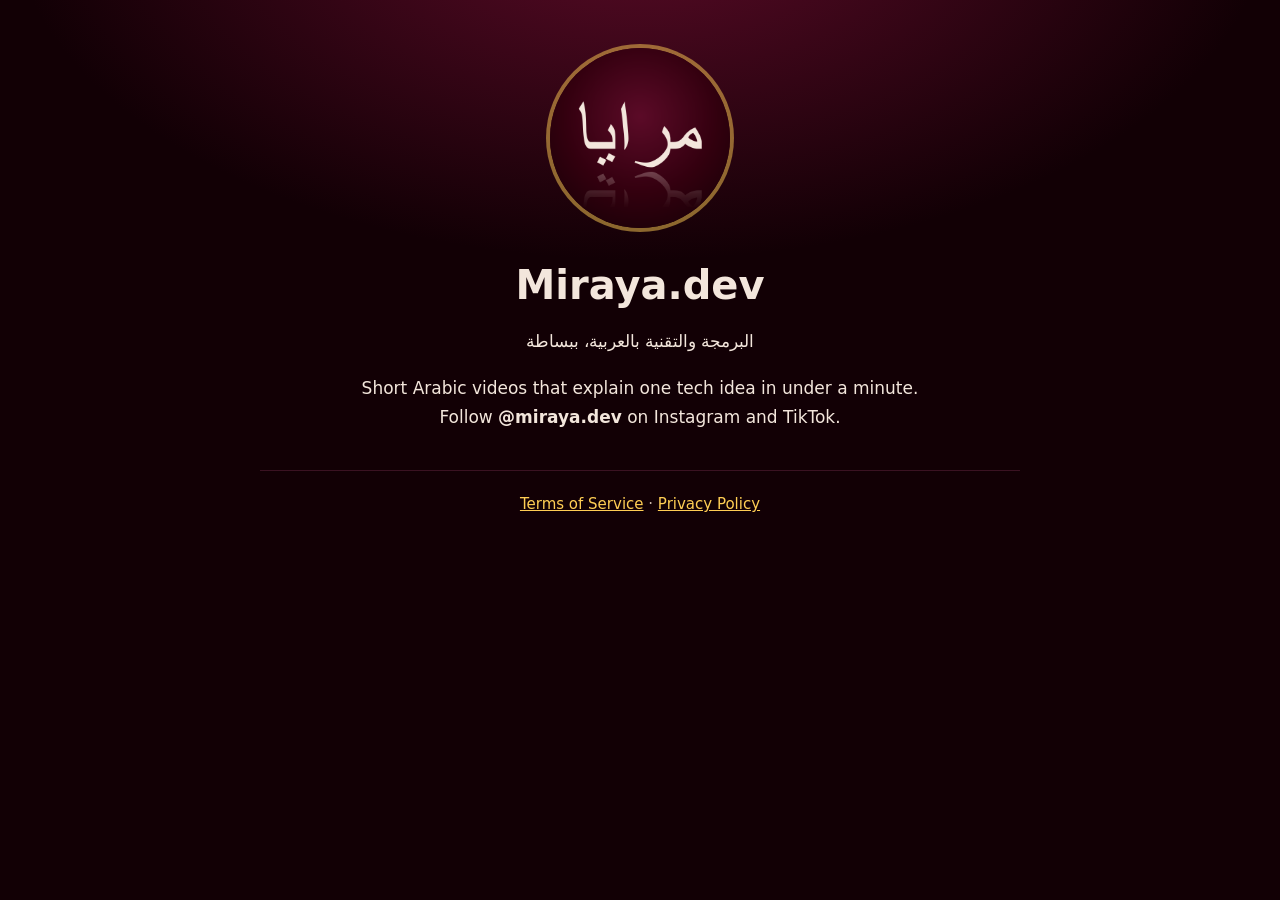
<file: index.html>
<!doctype html>
<html lang="en">
<head>
  <meta charset="utf-8">
  <meta name="viewport" content="width=device-width, initial-scale=1">
  <title>Miraya.dev</title>
  <meta name="description" content="Short Arabic videos that explain programming and tech simply.">
  <link rel="icon" href="logo.png">
  <link rel="stylesheet" href="style.css">
</head>
<body>
  <main class="hero">
    <img src="logo.png" alt="Miraya.dev logo">
    <h1>Miraya.dev</h1>
    <p class="ar">البرمجة والتقنية بالعربية، ببساطة</p>
    <p>Short Arabic videos that explain one tech idea in under a minute.<br>Follow <b>@miraya.dev</b> on Instagram and TikTok.</p>
  </main>
  <footer style="text-align:center"><a href="terms.html">Terms of Service</a> · <a href="privacy.html">Privacy Policy</a></footer>
</body>
</html>
</file>
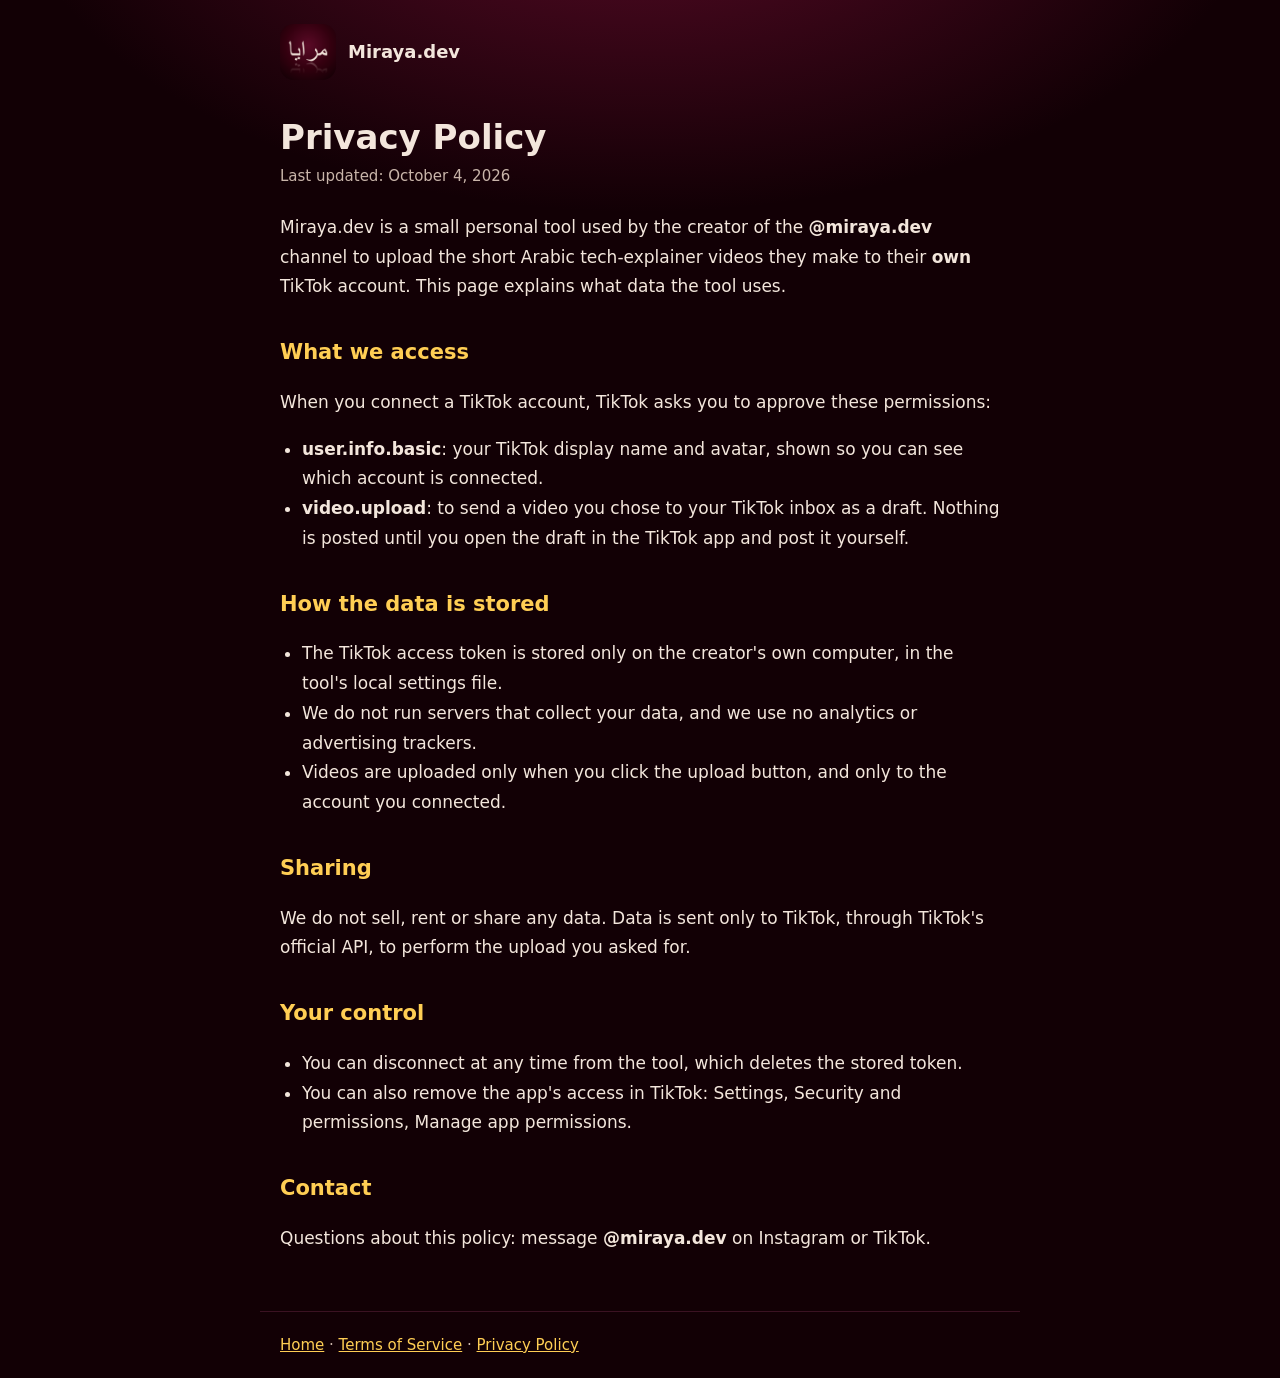
<file: privacy.html>
<!doctype html>
<html lang="en">
<head>
  <meta charset="utf-8">
  <meta name="viewport" content="width=device-width, initial-scale=1">
  <title>Privacy Policy · Miraya.dev</title>
  <link rel="icon" href="logo.png">
  <link rel="stylesheet" href="style.css">
</head>
<body>
  <header><a href="./"><img src="logo.png" alt="Miraya.dev logo" width="56" height="56"></a><span>Miraya.dev</span></header>
  <main>
    <h1>Privacy Policy</h1>
    <p class="updated">Last updated: October 4, 2026</p>
    <p>Miraya.dev is a small personal tool used by the creator of the <b>@miraya.dev</b> channel to upload the short
    Arabic tech-explainer videos they make to their <b>own</b> TikTok account. This page explains what data the tool uses.</p>

    <h2>What we access</h2>
    <p>When you connect a TikTok account, TikTok asks you to approve these permissions:</p>
    <ul>
      <li><b>user.info.basic</b>: your TikTok display name and avatar, shown so you can see which account is connected.</li>
      <li><b>video.upload</b>: to send a video you chose to your TikTok inbox as a draft. Nothing is posted until you open
      the draft in the TikTok app and post it yourself.</li>
    </ul>

    <h2>How the data is stored</h2>
    <ul>
      <li>The TikTok access token is stored only on the creator's own computer, in the tool's local settings file.</li>
      <li>We do not run servers that collect your data, and we use no analytics or advertising trackers.</li>
      <li>Videos are uploaded only when you click the upload button, and only to the account you connected.</li>
    </ul>

    <h2>Sharing</h2>
    <p>We do not sell, rent or share any data. Data is sent only to TikTok, through TikTok's official API, to perform
    the upload you asked for.</p>

    <h2>Your control</h2>
    <ul>
      <li>You can disconnect at any time from the tool, which deletes the stored token.</li>
      <li>You can also remove the app's access in TikTok: Settings, Security and permissions, Manage app permissions.</li>
    </ul>

    <h2>Contact</h2>
    <p>Questions about this policy: message <b>@miraya.dev</b> on Instagram or TikTok.</p>
  </main>
  <footer><a href="./">Home</a> · <a href="terms.html">Terms of Service</a> · <a href="privacy.html">Privacy Policy</a></footer>
</body>
</html>
</file>
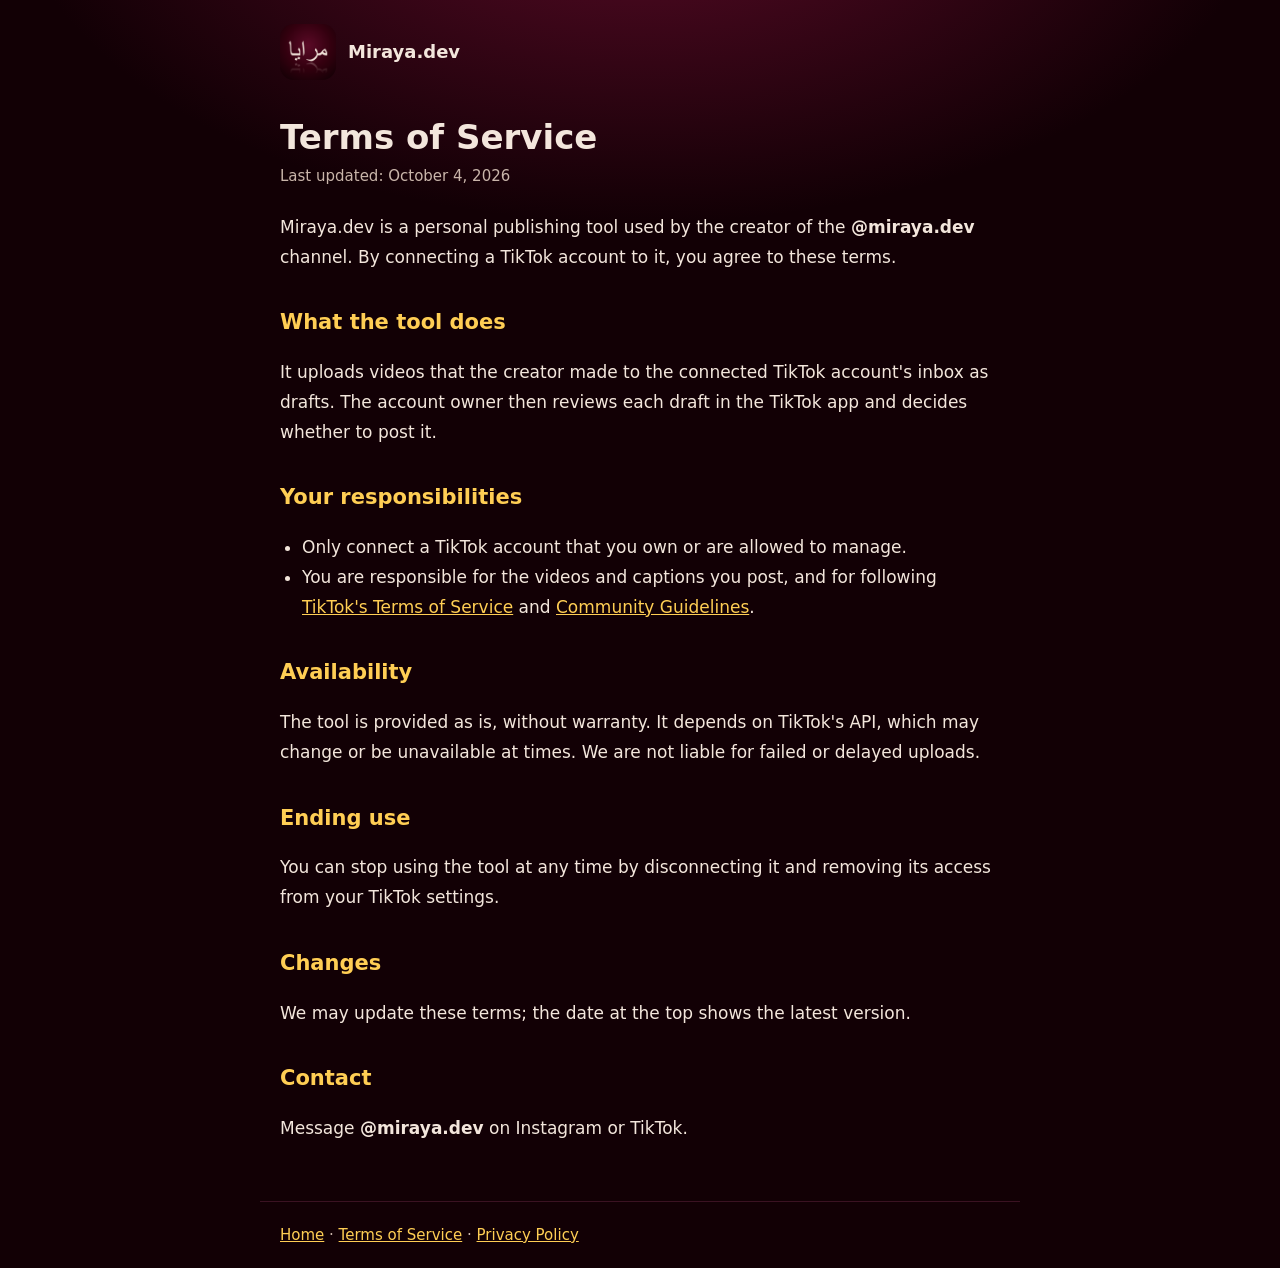
<file: terms.html>
<!doctype html>
<html lang="en">
<head>
  <meta charset="utf-8">
  <meta name="viewport" content="width=device-width, initial-scale=1">
  <title>Terms of Service · Miraya.dev</title>
  <link rel="icon" href="logo.png">
  <link rel="stylesheet" href="style.css">
</head>
<body>
  <header><a href="./"><img src="logo.png" alt="Miraya.dev logo" width="56" height="56"></a><span>Miraya.dev</span></header>
  <main>
    <h1>Terms of Service</h1>
    <p class="updated">Last updated: October 4, 2026</p>
    <p>Miraya.dev is a personal publishing tool used by the creator of the <b>@miraya.dev</b> channel. By connecting a
    TikTok account to it, you agree to these terms.</p>

    <h2>What the tool does</h2>
    <p>It uploads videos that the creator made to the connected TikTok account's inbox as drafts. The account owner then
    reviews each draft in the TikTok app and decides whether to post it.</p>

    <h2>Your responsibilities</h2>
    <ul>
      <li>Only connect a TikTok account that you own or are allowed to manage.</li>
      <li>You are responsible for the videos and captions you post, and for following
      <a href="https://www.tiktok.com/legal/terms-of-service">TikTok's Terms of Service</a> and
      <a href="https://www.tiktok.com/community-guidelines">Community Guidelines</a>.</li>
    </ul>

    <h2>Availability</h2>
    <p>The tool is provided as is, without warranty. It depends on TikTok's API, which may change or be unavailable at
    times. We are not liable for failed or delayed uploads.</p>

    <h2>Ending use</h2>
    <p>You can stop using the tool at any time by disconnecting it and removing its access from your TikTok settings.</p>

    <h2>Changes</h2>
    <p>We may update these terms; the date at the top shows the latest version.</p>

    <h2>Contact</h2>
    <p>Message <b>@miraya.dev</b> on Instagram or TikTok.</p>
  </main>
  <footer><a href="./">Home</a> · <a href="terms.html">Terms of Service</a> · <a href="privacy.html">Privacy Policy</a></footer>
</body>
</html>
</file>
<file: style.css>
:root { --bg: #120005; --panel: #1d0610; --text: #f3e6dc; --muted: #c9b5aa; --gold: #ffce54; color-scheme: dark; }
* { box-sizing: border-box; }
body { margin: 0; background: radial-gradient(900px 500px at 50% -10%, #5c0b28, transparent 70%), var(--bg); color: var(--text);
  font: 17px/1.75 system-ui, -apple-system, "Segoe UI", Tahoma, sans-serif; min-height: 100vh; }
header { display: flex; align-items: center; gap: 12px; max-width: 760px; margin: 0 auto; padding: 24px 20px 0; font-weight: 700; font-size: 18px; }
header img { border-radius: 14px; display: block; }
main { max-width: 760px; margin: 0 auto; padding: 8px 20px 40px; }
h1 { font-size: 34px; line-height: 1.25; margin: 28px 0 4px; }
h2 { font-size: 21px; margin: 32px 0 6px; color: var(--gold); }
.updated { color: var(--muted); margin: 0 0 24px; font-size: 15px; }
p, li { color: var(--text); }
ul { padding-left: 22px; }
a { color: var(--gold); }
footer { max-width: 760px; margin: 0 auto; padding: 20px; border-top: 1px solid #3a1222; color: var(--muted); font-size: 15px; }
.hero { text-align: center; padding: 48px 20px 20px; }
.hero img { width: 180px; height: 180px; border-radius: 50%; box-shadow: 0 0 0 4px rgba(255, 206, 84, .5); }
.hero h1 { font-size: 40px; margin-top: 22px; }
.ar { font-family: Tahoma, "Segoe UI", sans-serif; direction: rtl; }
</file>
